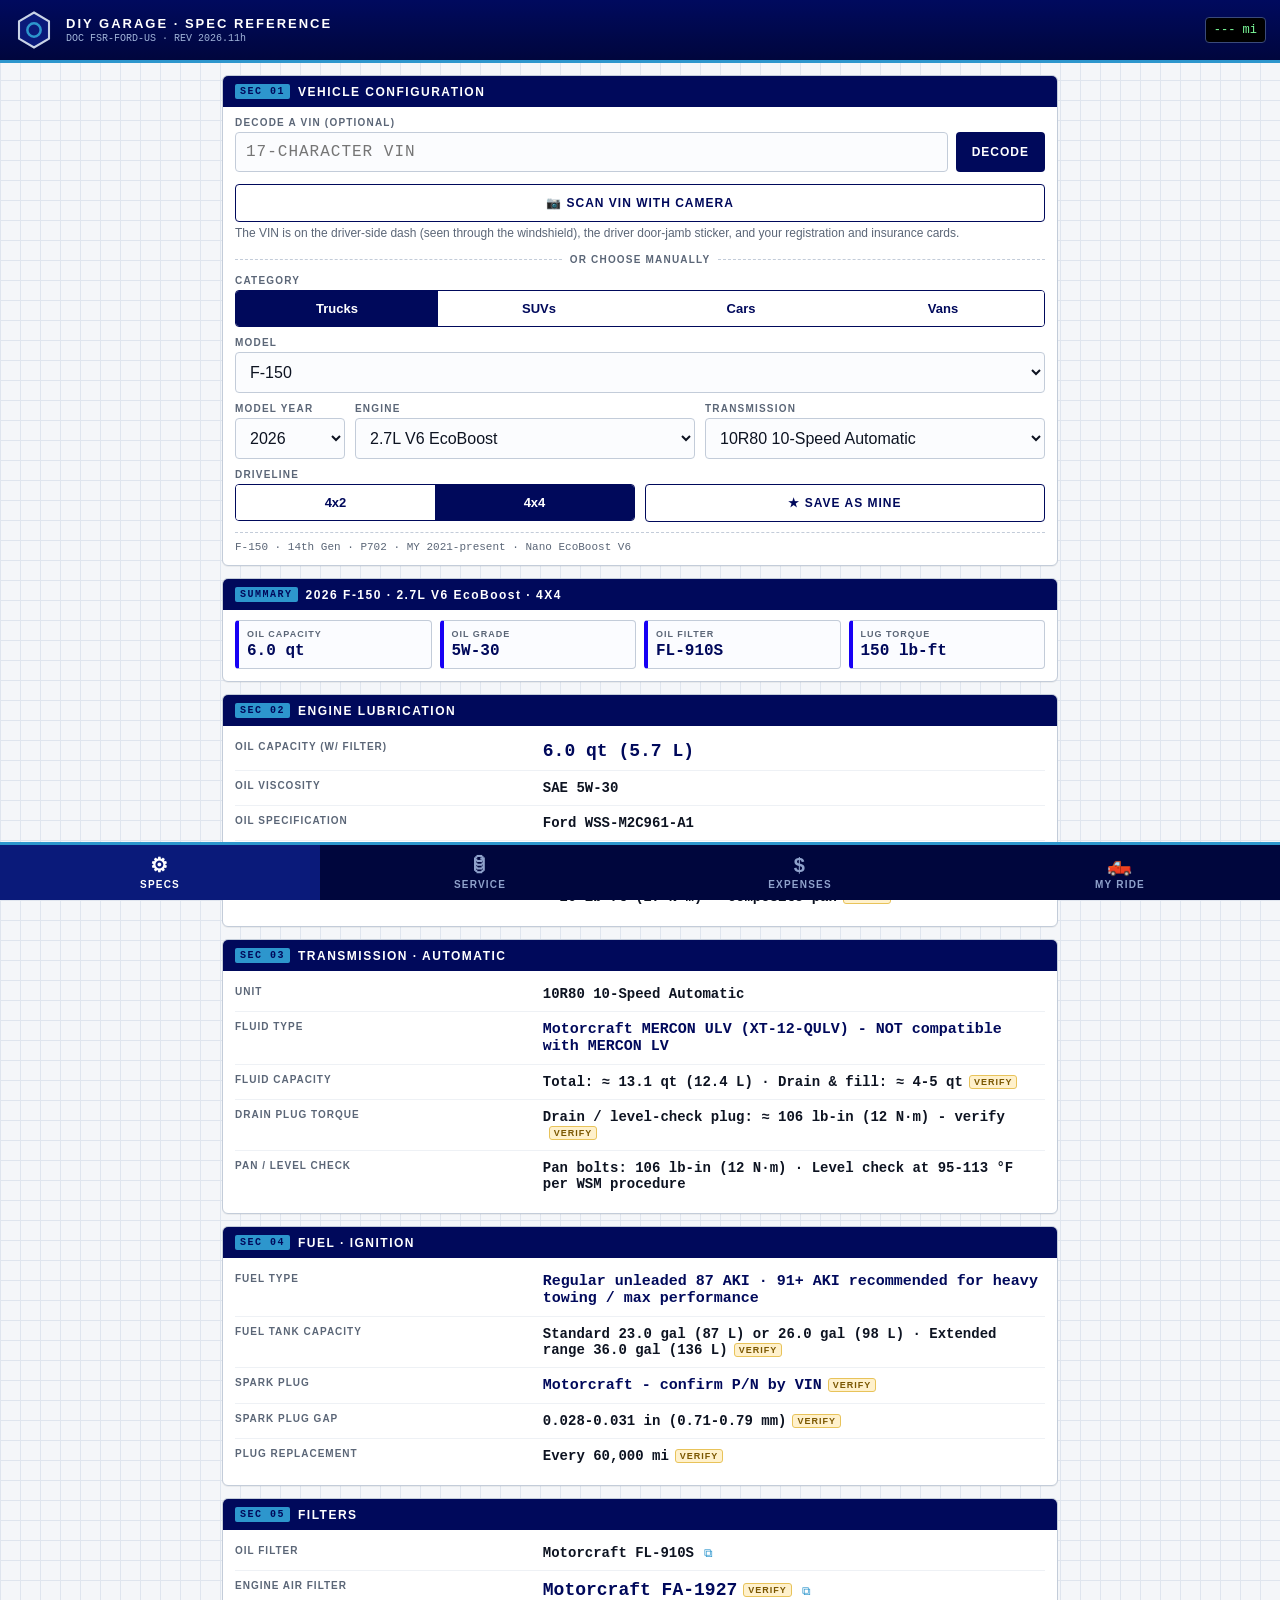
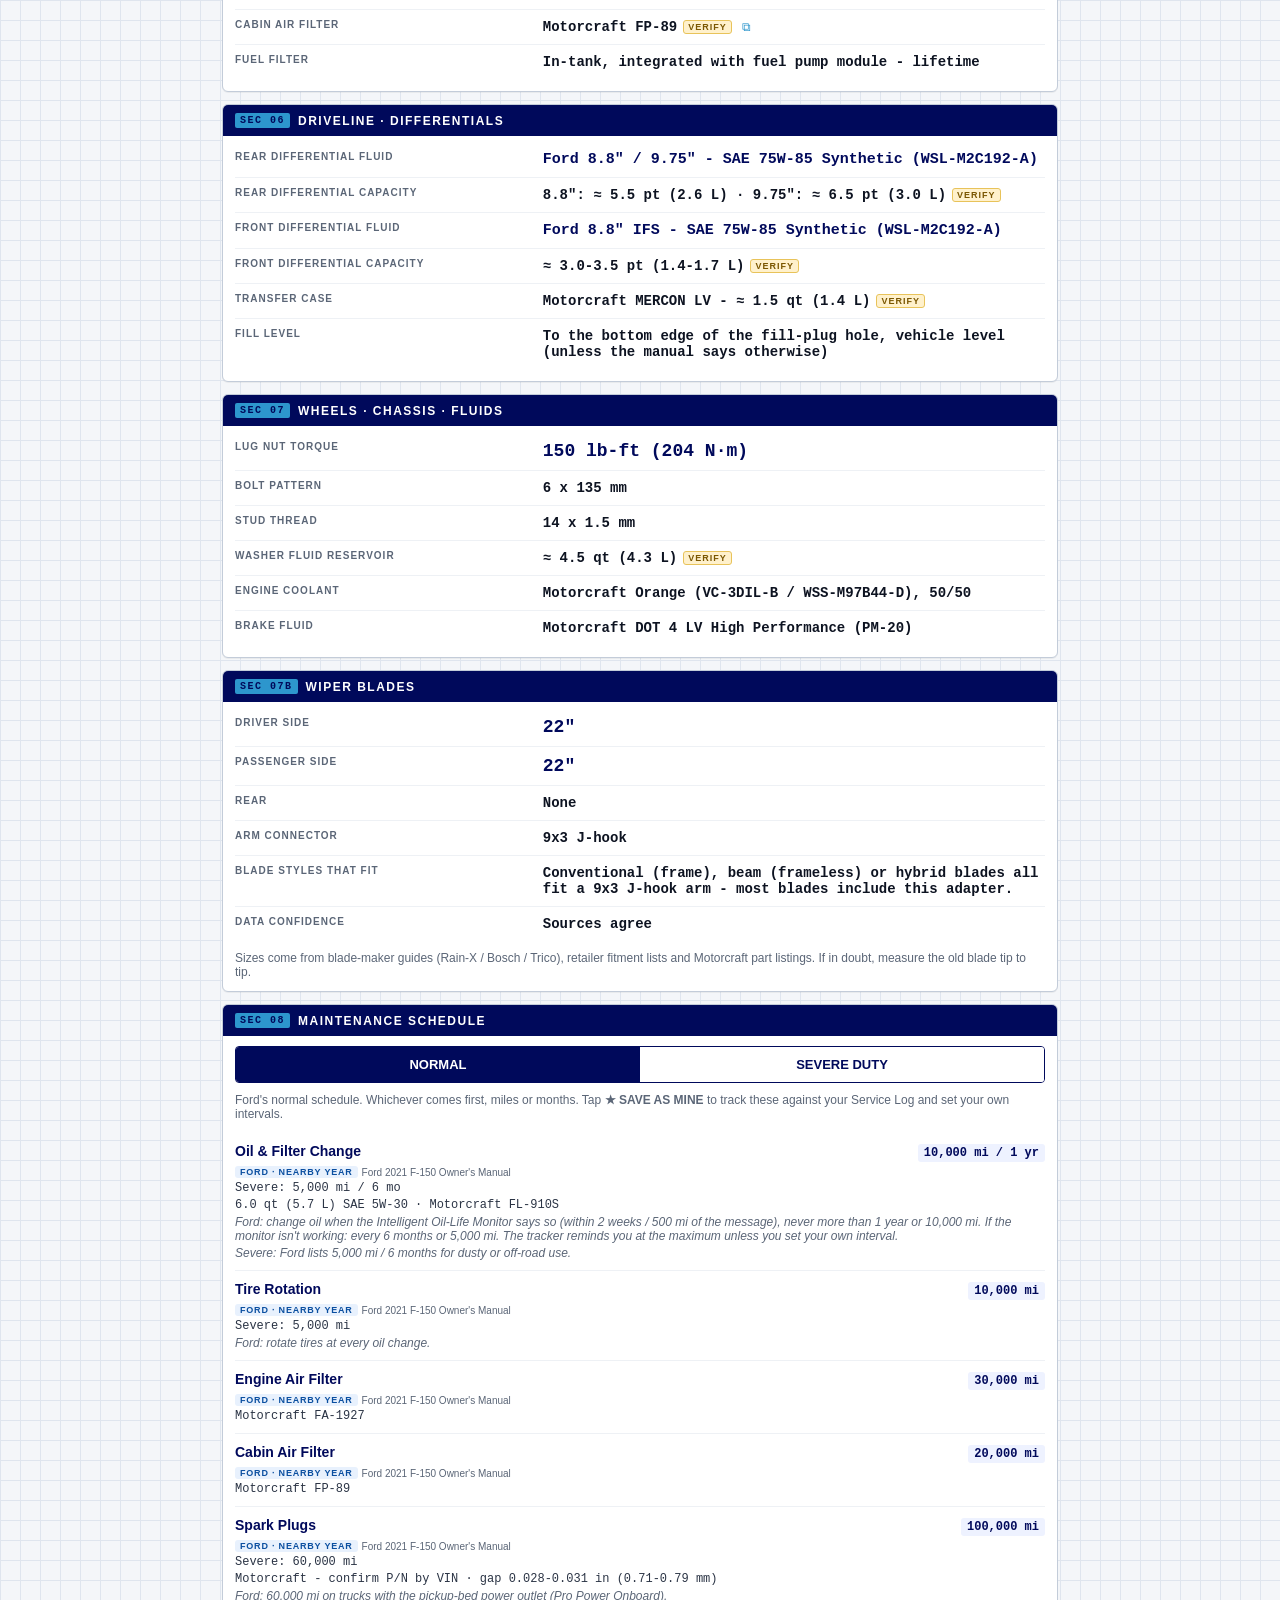
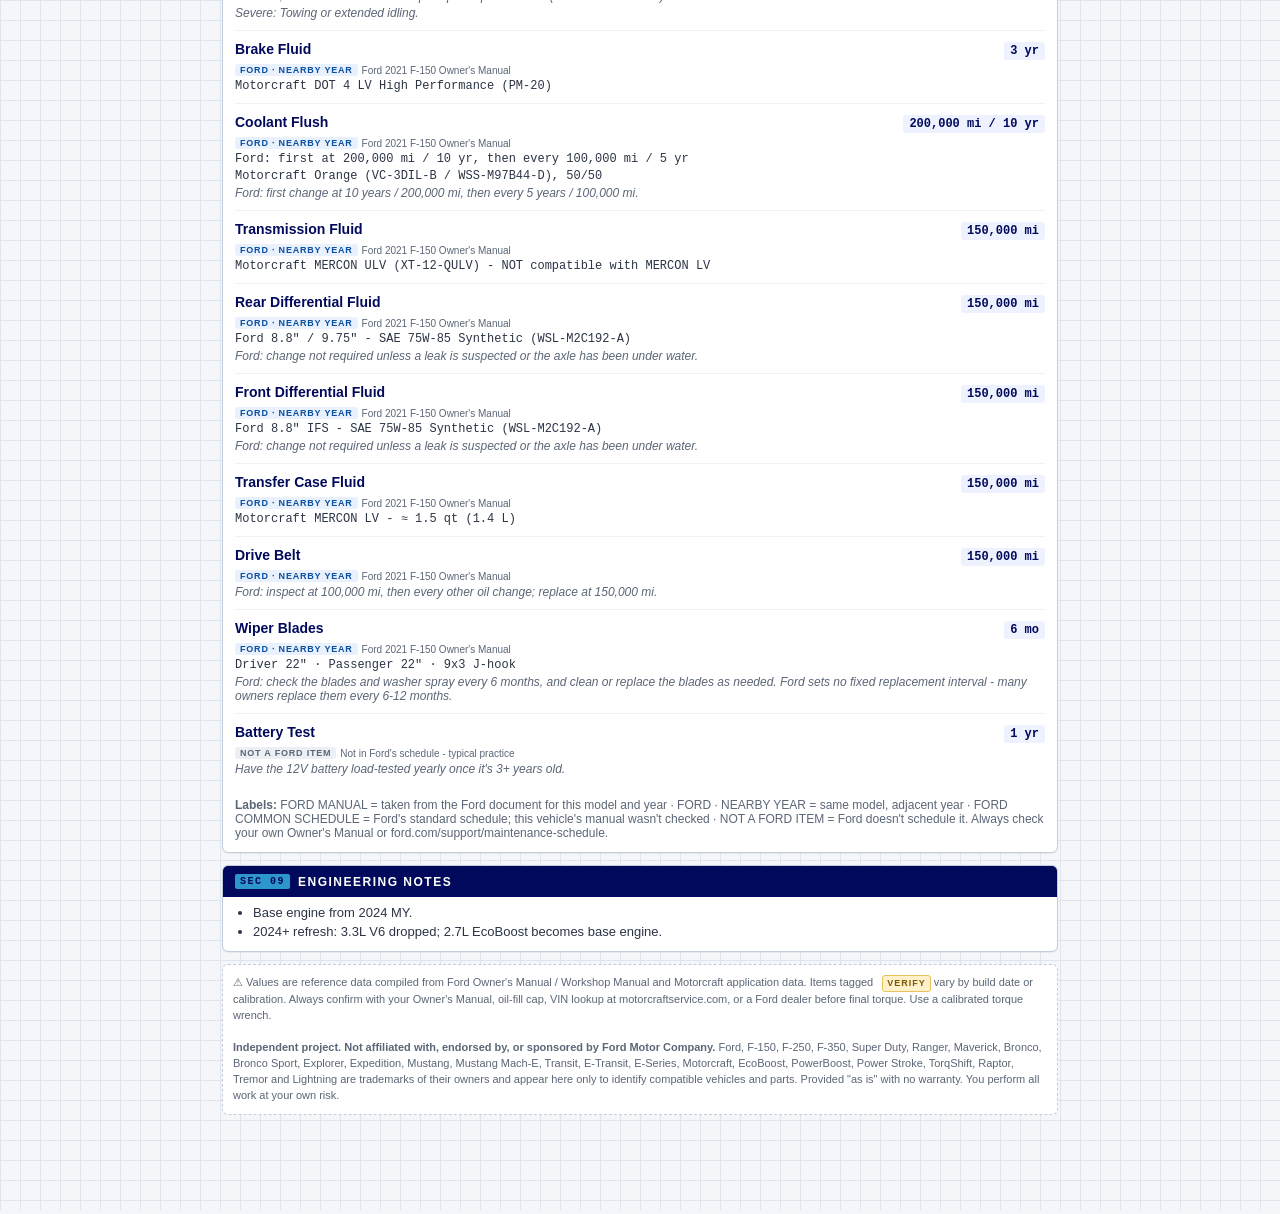
<file: index.html>
<!DOCTYPE html>
<html lang="en">
<head>
  <meta charset="UTF-8">
  <meta name="viewport" content="width=device-width, initial-scale=1, viewport-fit=cover">
  <meta name="theme-color" content="#00095B">
  <meta name="apple-mobile-web-app-capable" content="yes">
  <meta name="apple-mobile-web-app-status-bar-style" content="black-translucent">
  <meta name="apple-mobile-web-app-title" content="DIY Garage">
  <meta name="description" content="Independent DIY service reference, maintenance and expense tracker for current Ford vehicles and 1990-present F-150, F-250 and F-350 pickups.">
  <title>DIY Garage - Ford Spec Reference</title>
  <link rel="manifest" href="manifest.webmanifest">
  <link rel="icon" href="icon.svg" type="image/svg+xml">
  <link rel="apple-touch-icon" href="icon.svg">
  <link rel="stylesheet" href="styles.css">
</head>
<body>
  <header class="topbar">
    <div class="badge" aria-hidden="true">
      <svg viewBox="0 0 48 48"><polygon points="24,3 42,13.5 42,34.5 24,45 6,34.5 6,13.5" fill="#0a1a7a" stroke="#c9d3e6" stroke-width="2.5"/>
        <circle cx="24" cy="24" r="8" fill="none" stroke="#2D96CD" stroke-width="3"/></svg>
    </div>
    <div class="titleblock">
      <div class="t1">DIY GARAGE · SPEC REFERENCE</div>
      <div class="t2">DOC FSR-FORD-US · <span id="rev"></span></div>
    </div>
    <div class="odo" id="odoChip" title="Current odometer">--- mi</div>
  </header>

  <div id="dueBanner" class="banner hidden"></div>

  <main>
    <!-- ================= SPECS TAB ================= -->
    <section id="tab-specs" class="tab active">
      <div class="card selector">
        <div class="card-h"><span class="sec">SEC 01</span> VEHICLE CONFIGURATION</div>
        <label>DECODE A VIN (OPTIONAL)
          <div class="vinrow">
            <input type="text" id="vinInput" maxlength="17" autocomplete="off" autocapitalize="characters" spellcheck="false"
                   placeholder="17-character VIN" aria-label="VIN">
            <button class="btn" id="btnVin" type="button">DECODE</button>
          </div>
        </label>
        <button class="btn ghost full scanbtn" id="btnScan" type="button">📷 SCAN VIN WITH CAMERA</button>
        <p class="hint" style="margin-top:4px">The VIN is on the driver-side dash (seen through the windshield), the driver door-jamb sticker, and your registration and insurance cards.</p>
        <div id="vinOut"></div>
        <div class="or"><span>OR CHOOSE MANUALLY</span></div>
        <label>CATEGORY
          <div class="seg" id="segCat"></div>
        </label>
        <label>MODEL<select id="selModel"></select></label>
        <div class="grid3">
          <label>MODEL YEAR<select id="selYear"></select></label>
          <label>ENGINE<select id="selEngine"></select></label>
          <label>TRANSMISSION<select id="selTrans"></select></label>
        </div>
        <div class="grid2">
          <label>DRIVELINE
            <div class="seg" id="segDrive"></div>
          </label>
          <label>&nbsp;<button class="btn ghost" id="btnSaveTruck">★ SAVE AS MINE</button></label>
        </div>
        <div class="genline" id="genLine"></div>
      </div>

      <div id="specOut"></div>

      <p class="disclaimer">
        ⚠ Values are reference data compiled from Ford Owner's Manual / Workshop Manual and Motorcraft
        application data. Items tagged <b class="vtag">VERIFY</b> vary by build date or calibration.
        Always confirm with your Owner's Manual, oil-fill cap, VIN lookup at motorcraftservice.com, or a Ford dealer
        before final torque. Use a calibrated torque wrench.
        <br><br>
        <b>Independent project. Not affiliated with, endorsed by, or sponsored by Ford Motor Company.</b>
        Ford, F-150, F-250, F-350, Super Duty, Ranger, Maverick, Bronco, Bronco Sport, Explorer, Expedition, Mustang, Mustang Mach-E,
        Transit, E-Transit, E-Series, Motorcraft, EcoBoost, PowerBoost, Power Stroke, TorqShift, Raptor, Tremor and Lightning are trademarks of their
        owners and appear here only to identify compatible vehicles and parts. Provided "as is" with no warranty.
        You perform all work at your own risk.
      </p>
    </section>

    <!-- ================= SERVICE LOG TAB ================= -->
    <section id="tab-log" class="tab">
      <div class="card">
        <div class="card-h"><span class="sec">SEC 10</span> NEXT SERVICE DUE</div>
        <div id="nextDue" class="nextdue"></div>
        <div class="row-btns">
          <button class="btn" id="btnNotify">🔔 ENABLE REMINDERS</button>
          <button class="btn ghost" id="btnIcs">📅 ADD TO CALENDAR</button>
        </div>
      </div>

      <div class="card">
        <div class="card-h"><span class="sec">SEC 10B</span> OTHER MAINTENANCE</div>
        <div id="upcoming"></div>
      </div>

      <div class="card">
        <div class="card-h"><span class="sec">SEC 11</span> UPDATE ODOMETER</div>
        <div class="grid2">
          <label>CURRENT MILEAGE<input type="number" id="odoInput" inputmode="numeric" placeholder="e.g. 84250"></label>
          <label>&nbsp;<button class="btn" id="btnOdo">UPDATE</button></label>
        </div>
      </div>

      <div class="card">
        <div class="card-h"><span class="sec">SEC 12</span> LOG A SERVICE</div>
        <form id="logForm">
          <div class="grid2">
            <label>SERVICE<select id="logType"></select></label>
            <label>DATE<input type="date" id="logDate" required></label>
            <label>MILEAGE<input type="number" id="logMiles" inputmode="numeric" required></label>
            <label>COST ($)<input type="number" id="logCost" step="0.01" inputmode="decimal"></label>
          </div>
          <label>PARTS / OIL USED / NOTES<textarea id="logNotes" rows="2" placeholder="Motorcraft FL-500S, 6 qt 5W-30 Full Synthetic"></textarea></label>
          <button class="btn full" type="submit">+ RECORD SERVICE</button>
        </form>
      </div>

      <div class="card">
        <div class="card-h"><span class="sec">SEC 13</span> SERVICE HISTORY
          <span class="right"><button class="link" id="btnExport">EXPORT</button> · <label class="link">IMPORT<input type="file" id="fileImport" accept=".json" hidden></label></span>
        </div>
        <div id="history"></div>
      </div>
    </section>

    <!-- ================= EXPENSES TAB ================= -->
    <section id="tab-exp" class="tab">
      <div class="card">
        <div class="card-h"><span class="sec">SEC 30</span> SPENDING SUMMARY
          <span class="right"><button class="link" id="btnExpCsv">EXPORT CSV</button></span>
        </div>
        <label>PERIOD
          <select id="expPeriod">
            <option value="all">All time</option>
            <option value="ytd">This year</option>
            <option value="30">Last 30 days</option>
            <option value="90">Last 90 days</option>
            <option value="365">Last 12 months</option>
          </select>
        </label>
        <div class="hero" id="expKpis"></div>
      </div>

      <div class="card">
        <div class="card-h"><span class="sec">SEC 31</span> BY CATEGORY</div>
        <div id="expBreakdown"></div>
      </div>

      <div class="card">
        <div class="card-h"><span class="sec">SEC 32</span> ADD AN EXPENSE</div>
        <form id="expForm">
          <div class="grid2">
            <label>CATEGORY<select id="expCat"></select></label>
            <label>AMOUNT ($)<input type="number" id="expAmt" step="0.01" min="0" inputmode="decimal" required></label>
            <label>DATE<input type="date" id="expDate" required></label>
            <label>MILEAGE (OPTIONAL)<input type="number" id="expMiles" inputmode="numeric"></label>
          </div>
          <label>DESCRIPTION<input type="text" id="expDesc" placeholder="e.g. 2&quot; leveling kit, LED headlights, brake pads" required></label>
          <label>VENDOR / STORE<input type="text" id="expVendor" placeholder="e.g. AutoZone, dealer, Amazon"></label>
          <label>NOTES<textarea id="expNotes" rows="2" placeholder="Part numbers, warranty info, install notes"></textarea></label>
          <button class="btn full" type="submit">+ RECORD EXPENSE</button>
        </form>
        <p class="hint">Costs you enter on a Service Log record are included here automatically as <b>Maintenance</b>, so you don't need to enter them twice.</p>
      </div>

      <div class="card">
        <div class="card-h"><span class="sec">SEC 33</span> EXPENSE HISTORY</div>
        <label>SHOW
          <select id="expFilterCat"><option value="all">All categories</option></select>
        </label>
        <div id="expList"></div>
      </div>
    </section>

    <!-- ================= SETTINGS TAB ================= -->
    <section id="tab-truck" class="tab">
      <div class="card">
        <div class="card-h"><span class="sec">SEC 20</span> MY VEHICLE</div>
        <div id="myTruck"></div>
        <div class="grid2">
          <label>NICKNAME<input type="text" id="setName" placeholder="Old Blue"></label>
          <label>VIN (OPTIONAL)<input type="text" id="setVin" maxlength="17" placeholder="1FTFW1E..." autocapitalize="characters" spellcheck="false"></label>
        </div>
        <div class="row-btns" style="margin-top:12px">
          <button class="btn ghost" id="btnDecodeSaved" type="button">DECODE THIS VIN</button>
          <button class="btn ghost" id="btnScanSaved" type="button">📷 SCAN VIN</button>
        </div>
      </div>
        <div class="grid2">
          <label>REMIND ME EARLY (MILES)<input type="number" id="setWarn" inputmode="numeric" value="500"></label>
          <label>&nbsp;<button class="btn" id="btnSaveSettings">SAVE</button></label>
        </div>
      </div>
      <div class="card">
        <div class="card-h"><span class="sec">SEC 21</span> MAINTENANCE INTERVALS</div>
        <p class="hint">These start at Ford's schedule for your vehicle. Choose <b>SEVERE DUTY</b> if you tow, idle a lot, drive on dusty or off-road roads,
          make short trips in freezing weather, or drive in extreme heat. To use your own interval, type miles and/or months
          (whichever comes first). Clear both boxes or tap <b>FORD</b> to go back to Ford's interval.</p>
        <label>SCHEDULE
          <div class="seg" id="segMode"><button data-v="normal" class="on">NORMAL</button><button data-v="severe">SEVERE DUTY</button></div>
        </label>
        <div id="ivList"></div>
        <button class="btn ghost full" id="btnResetAll" type="button">RESET ALL TO FORD</button>
      </div>
      <div class="card">
        <div class="card-h"><span class="sec">SEC 22</span> DATA</div>
        <p class="hint">All data is stored on this device only (no account and nothing sent to the cloud). Use Export in the Service Log to back up your truck, service history and expenses together.</p>
        <button class="btn danger full" id="btnWipe">ERASE ALL LOCAL DATA</button>
      </div>
    </section>
  </main>

  <nav class="tabbar">
    <button data-tab="specs" class="on"><span>⚙</span>SPECS</button>
    <button data-tab="log"><span>🛢</span>SERVICE</button>
    <button data-tab="exp"><span>$</span>EXPENSES</button>
    <button data-tab="truck"><span>🛻</span>MY RIDE</button>
  </nav>

  <div id="toast" class="toast"></div>

  <script src="zxing.min.js" charset="utf-8"></script>
  <script src="vin-scan.js" charset="utf-8"></script>
  <script src="data.js"></script>
  <script src="data-hd.js"></script>
  <script src="data-ford.js"></script>
  <script src="schedule.js"></script>
  <script src="app.js"></script>
</body>
</html>
</file>
<file: styles.css>
/* F-150 Field Service Reference - "engineering spec sheet" theme */
:root{
  --blue:#00095B;      /* deep oval blue */
  --blue2:#1700F4;     /* accent blue */
  --blue3:#2D96CD;     /* light blue */
  --ink:#0d1321;
  --paper:#f4f6f9;
  --grid:#dfe5ee;
  --line:#c3ccd9;
  --muted:#5b6677;
  --ok:#0a7d38; --warn:#c77700; --bad:#c41e1e;
  --mono: ui-monospace, "SFMono-Regular", Consolas, "Roboto Mono", Menlo, monospace;
  --sans: -apple-system, "Segoe UI", Roboto, "Helvetica Neue", Arial, sans-serif;
}
*{box-sizing:border-box;-webkit-tap-highlight-color:transparent}
html,body{margin:0;padding:0}
body{
  font-family:var(--sans);color:var(--ink);
  background-color:var(--paper);
  background-image:
    linear-gradient(var(--grid) 1px,transparent 1px),
    linear-gradient(90deg,var(--grid) 1px,transparent 1px);
  background-size:20px 20px;
  padding-bottom:calc(72px + env(safe-area-inset-bottom));
}
.hidden{display:none!important}

/* ---------- header / title block ---------- */
.topbar{
  position:sticky;top:0;z-index:10;display:flex;align-items:center;gap:12px;
  padding:calc(10px + env(safe-area-inset-top)) 14px 10px;
  background:linear-gradient(180deg,#000A5E,#00063d);color:#fff;
  border-bottom:3px solid var(--blue3);
}
.badge{width:40px;height:40px;flex:none}
.badge svg{width:100%;height:100%;display:block}
.titleblock{flex:1;min-width:0}
.t1{font-weight:800;letter-spacing:2px;font-size:13px}
.t2{font-family:var(--mono);font-size:10px;color:#9fb3d9;margin-top:2px}
.odo{font-family:var(--mono);font-size:12px;background:#000;border:1px solid #3a4a7a;
  padding:5px 8px;border-radius:4px;color:#7CFC9A;white-space:nowrap}

/* ---------- banner ---------- */
.banner{margin:10px 12px 0;padding:10px 12px;border-radius:6px;font-weight:700;font-size:14px;
  display:flex;gap:10px;align-items:center;border-left:6px solid}
.banner.warn{background:#fff4e0;border-color:var(--warn);color:#7a4900}
.banner.bad{background:#fde8e8;border-color:var(--bad);color:#8a1010}

main{padding:12px;max-width:860px;margin:0 auto}
.tab{display:none}.tab.active{display:block}

/* ---------- cards ---------- */
.card{background:#fff;border:1px solid var(--line);border-radius:6px;margin-bottom:12px;
  box-shadow:0 1px 0 #0000000d;overflow:hidden}
.card-h{background:var(--blue);color:#fff;font-weight:800;font-size:12px;letter-spacing:1.5px;
  padding:8px 12px;display:flex;align-items:center;gap:8px}
.card-h .right{margin-left:auto;font-weight:600;letter-spacing:.5px}
.sec{font-family:var(--mono);font-size:10px;background:var(--blue3);color:#00095B;padding:2px 5px;border-radius:2px}
.card > *:not(.card-h){margin-left:12px;margin-right:12px}
.card > *:last-child{margin-bottom:12px}
.card form{margin-top:8px}

label{display:block;font-size:10px;font-weight:800;letter-spacing:1.2px;color:var(--muted);margin-top:10px}
select,input,textarea{
  display:block;width:100%;margin-top:4px;padding:10px;font-size:16px;font-family:var(--sans);
  border:1px solid var(--line);border-radius:4px;background:#fbfcfe;color:var(--ink)}
select:focus,input:focus,textarea:focus{outline:2px solid var(--blue2);border-color:transparent}
.grid2{display:grid;grid-template-columns:minmax(0,1fr) minmax(0,1fr);gap:0 10px}
.grid3{display:grid;grid-template-columns:minmax(0,1fr);gap:0 10px}
.grid2 > *,.grid3 > *,.hero > *,.nextdue > *{min-width:0}
@media(min-width:640px){.grid3{grid-template-columns:110px minmax(0,1fr) minmax(0,1fr)}}
html,body{overflow-x:hidden}
[hidden]{display:none!important}
.btn{white-space:nowrap;overflow:hidden;text-overflow:ellipsis}
.spec{table-layout:fixed}
.spec td{overflow-wrap:anywhere}
.spec td.big.long{font-size:15px}

.seg{display:flex;margin-top:4px;border:1px solid var(--blue);border-radius:4px;overflow:hidden}
.seg button{flex:1;padding:10px;border:0;background:#fff;font-weight:800;color:var(--blue);font-size:14px}
.seg button.on{background:var(--blue);color:#fff}

.btn{display:inline-block;width:100%;margin-top:4px;padding:11px;border:0;border-radius:4px;
  background:var(--blue);color:#fff;font-weight:800;letter-spacing:1px;font-size:12px;cursor:pointer}
.btn:active{transform:translateY(1px)}
.btn.ghost{background:#fff;color:var(--blue);border:1px solid var(--blue)}
.btn.danger{background:var(--bad)}
.btn.full{margin-top:12px}
.row-btns{display:grid;grid-template-columns:1fr 1fr;gap:10px}
.link{background:none;border:0;color:#bcd7ff;font-weight:700;font-size:11px;cursor:pointer;padding:0;margin:0;letter-spacing:.5px;display:inline}

.genline{font-family:var(--mono);font-size:11px;color:var(--muted);margin-top:10px;padding-top:8px;border-top:1px dashed var(--line)}

/* ---------- spec tables ---------- */
.spec{width:calc(100% - 24px);border-collapse:collapse;margin-top:6px}
.spec tr{border-bottom:1px solid #eef1f5}
.spec tr:last-child{border-bottom:0}
.spec th{text-align:left;font-size:10px;letter-spacing:1px;color:var(--muted);font-weight:800;
  padding:9px 8px 9px 0;width:38%;vertical-align:top;text-transform:uppercase}
.spec td{font-family:var(--mono);font-size:14px;font-weight:600;padding:9px 0;color:var(--ink);word-break:break-word}
.spec td.big{font-size:18px;color:var(--blue)}
.vtag{display:inline-block;font-family:var(--sans);font-size:9px;font-weight:800;letter-spacing:1px;
  background:#fff1cc;color:#7a5600;border:1px solid #e8c35a;border-radius:3px;padding:1px 4px;margin-left:6px;vertical-align:middle}
.copy{border:0;background:none;color:var(--blue3);font-size:12px;cursor:pointer;margin-left:4px}

.hero{display:grid;grid-template-columns:repeat(2,1fr);gap:8px;margin-top:10px}
@media(min-width:640px){.hero{grid-template-columns:repeat(4,1fr)}}
.kpi{border:1px solid var(--line);border-left:4px solid var(--blue2);border-radius:4px;padding:8px;background:#fbfcff}
.kpi .k{font-size:9px;font-weight:800;letter-spacing:1px;color:var(--muted)}
.kpi .v{font-family:var(--mono);font-weight:800;font-size:16px;color:var(--blue);margin-top:3px}

.notes{margin:8px 12px 12px;padding:0 0 0 18px;font-size:13px;color:#2b3445}
.notes li{margin:4px 0}

.disclaimer{font-size:11px;color:var(--muted);line-height:1.45;background:#fff;border:1px dashed var(--line);padding:10px;border-radius:6px}
.hint{font-size:12px;color:var(--muted);margin-top:10px}

/* ---------- service ---------- */
.nextdue{display:grid;grid-template-columns:1fr 1fr;gap:10px;margin-top:12px}
.gauge{border:1px solid var(--line);border-radius:6px;padding:10px;text-align:center}
.gauge .k{font-size:10px;font-weight:800;letter-spacing:1px;color:var(--muted)}
.gauge .v{font-family:var(--mono);font-size:22px;font-weight:800;margin:4px 0}
.gauge .s{font-size:11px;color:var(--muted)}
.bar{height:8px;background:#e8ecf2;border-radius:4px;overflow:hidden;margin-top:6px}
.bar i{display:block;height:100%;background:var(--ok)}
.ok .v{color:var(--ok)} .warn .v{color:var(--warn)} .bad .v{color:var(--bad)}
.warn .bar i{background:var(--warn)} .bad .bar i{background:var(--bad)}
.empty{font-size:13px;color:var(--muted);padding:12px 0;text-align:center}

.hist{list-style:none;padding:0;margin:6px 12px 12px}
.hist li{border-bottom:1px solid #eef1f5;padding:10px 0;display:grid;grid-template-columns:1fr auto;gap:2px 10px}
.hist .ty{font-weight:800;font-size:14px;color:var(--blue)}
.hist .mi{font-family:var(--mono);font-size:13px;text-align:right}
.hist .dt{font-family:var(--mono);font-size:11px;color:var(--muted)}
.hist .del{border:0;background:none;color:var(--bad);font-size:11px;font-weight:700;text-align:right;cursor:pointer}
.hist .nt{grid-column:1/-1;font-size:12px;color:#2b3445}

/* ---------- maintenance schedule ---------- */
.sched{list-style:none;padding:0;margin:6px 12px 12px}
.sched li{border-bottom:1px solid #eef1f5;padding:10px 0}
.sched li:last-child{border-bottom:0}
.sx-h{display:flex;justify-content:space-between;gap:10px;align-items:baseline}
.sx-h b{color:var(--blue);font-size:14px}
.every{font-family:var(--mono);font-size:12px;font-weight:700;white-space:nowrap;background:#eef2ff;color:var(--blue);padding:2px 6px;border-radius:3px}
.sub{font-size:12px;color:#2b3445;margin-top:3px;font-family:var(--mono)}
.sub.sev{color:var(--muted);font-family:var(--sans);font-style:italic}
.chip{display:inline-block;margin-top:6px;font-size:9px;font-weight:800;letter-spacing:1px;padding:2px 6px;border-radius:3px;background:#e8ecf2;color:var(--muted)}
.chip.ok{background:#e3f5ea;color:var(--ok)} .chip.warn{background:#fff1cc;color:#7a5600} .chip.bad{background:#fde8e8;color:var(--bad)}

/* ---------- expenses ---------- */
.kpi.wide{grid-column:1/-1}
.kpi .kk{font-size:11px;color:var(--muted);margin-top:2px}
.bars{list-style:none;padding:0;margin:8px 12px 12px}
.bars li{display:grid;grid-template-columns:minmax(0,1.3fr) minmax(0,2fr) auto 34px;gap:8px;align-items:center;padding:5px 0;font-size:12px}
.bars .bl{font-weight:700;overflow:hidden;text-overflow:ellipsis;white-space:nowrap}
.bars .bt{height:10px;background:#e8ecf2;border-radius:5px;overflow:hidden}
.bars .bt i{display:block;height:100%;border-radius:5px}
.bars .bv{font-family:var(--mono);font-weight:700;text-align:right}
.bars .bp{font-family:var(--mono);color:var(--muted);text-align:right}
.cat{display:inline-block;color:#fff;font-family:var(--sans);font-size:9px;font-weight:800;letter-spacing:.5px;padding:1px 5px;border-radius:3px;margin-right:4px;text-transform:uppercase}
.src{font-size:9px;font-weight:800;letter-spacing:1px;color:var(--muted);text-align:right}
.seg{flex-wrap:nowrap}
.seg button{white-space:nowrap}

/* ---------- VIN decoder ---------- */
.vinrow{display:grid;grid-template-columns:minmax(0,1fr) auto;gap:8px;align-items:stretch}
.vinrow input{font-family:var(--mono);letter-spacing:1px;text-transform:uppercase}
.vinrow .btn{width:auto;padding:0 16px;margin-top:4px}
.vinbox{border:1px solid var(--line);border-left:4px solid var(--blue3);border-radius:6px;margin-top:10px;overflow:hidden}
.vinhead{background:#eef4fb;font-family:var(--mono);font-size:12px;font-weight:700;padding:8px 10px;color:var(--blue);word-break:break-all}
.vinbody{padding:4px 10px 10px}
.vinbody .spec{width:100%}
.vinwarn{background:#fff4e0;border:1px solid #e8c35a;color:#5c3b00;border-radius:4px;padding:6px 8px;font-size:12px;margin-top:8px}
.vinmatch{margin-top:6px}
.or{display:flex;align-items:center;gap:8px;margin:14px 0 2px;color:var(--muted);font-size:10px;font-weight:800;letter-spacing:1.2px}
.or::before,.or::after{content:"";flex:1;border-top:1px dashed var(--line)}
@media (prefers-color-scheme: dark){ .vinhead{background:#16213a;color:#8cc4ff} .vinwarn{background:#2a2110;color:#f3d79b;border-color:#7a5a12} }

.scanbtn{margin-top:8px}
.card > .btn{width:calc(100% - 24px)}
.vinscan{background:#e8f1fd;border:1px solid #b9d3f3;color:#0b2f66;border-radius:4px;padding:6px 8px;font-size:12px;margin-top:8px}

/* ---------- camera scanner overlay ---------- */
body.scan-open{overflow:hidden}
.scan{position:fixed;inset:0;z-index:50;background:#000;display:flex;flex-direction:column;color:#fff;
  padding:env(safe-area-inset-top) 0 env(safe-area-inset-bottom)}
.scan-top{display:flex;align-items:center;justify-content:space-between;padding:10px 14px;background:#00063d;border-bottom:3px solid var(--blue3)}
.scan-title{font-weight:800;letter-spacing:2px;font-size:13px}
.scan-x{background:none;border:0;color:#fff;font-size:22px;line-height:1;cursor:pointer;padding:4px 8px}
.scan-view{position:relative;flex:1;min-height:0;overflow:hidden;background:#000}
.scan-view video{position:absolute;inset:0;width:100%;height:100%;object-fit:cover}
.scan-guide{position:absolute;inset:0;display:flex;align-items:center;justify-content:center;pointer-events:none}
.scan-box{position:relative;width:90%;height:45%;max-height:260px;border:2px solid rgba(255,255,255,.9);border-radius:10px;
  box-shadow:0 0 0 9999px rgba(0,0,0,.45)}
.scan-box i{position:absolute;left:6%;right:6%;top:50%;height:2px;background:#ff3b3b;box-shadow:0 0 8px #ff3b3b;animation:scanline 1.8s ease-in-out infinite}
@keyframes scanline{0%,100%{transform:translateY(-40px);opacity:.6}50%{transform:translateY(40px);opacity:1}}
.scan-msg{position:absolute;left:12px;right:12px;bottom:12px;text-align:center;background:rgba(0,0,0,.65);border-radius:6px;padding:8px 10px;
  font-size:13px;font-weight:600}
.scan-msg.ok{background:rgba(10,125,56,.9)} .scan-msg.err{background:rgba(196,30,30,.9)}
.scan-tips{font-size:12px;line-height:1.45;color:#c8d1e3;padding:10px 14px;background:#0b0f1a}
.scan-btns{display:grid;grid-template-columns:1.4fr 1fr auto;gap:8px;padding:10px 14px 14px;background:#0b0f1a}
.scan-btns .btn{margin-top:0}
.scan-btns .btn.ghost{background:transparent;color:#fff;border-color:#8fa2cc}
.scan-btns .btn.on{background:#c77700;border-color:#c77700}
.scan-btns .btn:disabled{opacity:.5}
.scan-photo{text-align:center;cursor:pointer}
@media (prefers-color-scheme: dark){ .vinscan{background:#13233f;color:#bcd7ff;border-color:#2a4a7a} }

/* ---------- schedule sources / custom intervals ---------- */
.schedseg{margin:10px 12px 0}
.srcline{display:flex;flex-wrap:wrap;align-items:center;gap:4px;margin-top:4px}
.conf,.itag{display:inline-block;font-size:9px;font-weight:800;letter-spacing:.8px;padding:1px 5px;border-radius:3px}
.conf.confirmed{background:#e3f5ea;color:var(--ok)}
.conf.inferred{background:#e8f1fd;color:#0b4fa0}
.conf.assumed{background:#fff1cc;color:#7a5600}
.conf.general{background:#eceff3;color:var(--muted)}
.itag.cust{background:#1700F4;color:#fff} .itag.sev{background:#c77700;color:#fff}
.srcname{font-size:10px;color:var(--muted)}
.ivl{list-style:none;padding:0;margin:6px 12px 8px}
.ivl li{border-bottom:1px solid #eef1f5;padding:10px 0}
.ivl li:last-child{border-bottom:0}
.ivrow{display:grid;grid-template-columns:minmax(0,1fr) minmax(0,1fr) auto;gap:8px;align-items:end}
.ivrow label{margin-top:6px}
.ivrow input{padding:8px;font-family:var(--mono)}
.ivrow .btn{width:auto;padding:9px 10px;margin-top:0;font-size:11px}
.ivrow .btn:disabled{opacity:.35}
.card > .seg{margin-left:12px;margin-right:12px}
@media (prefers-color-scheme: dark){
  .conf.confirmed{background:#0f2a1b} .conf.inferred{background:#13233f;color:#8cc4ff} .conf.assumed{background:#2a2110;color:#f3d79b} .conf.general{background:#1c2539}
  .ivl li{border-color:#1c2539}
}

.prelim{background:#fff4e0;border:1px solid #e8c35a;border-left:6px solid var(--warn);color:#5c3b00;
  border-radius:6px;padding:10px 12px;margin-bottom:12px;font-size:12px;line-height:1.45}
.seg button{padding:10px 4px;font-size:13px}
@media (prefers-color-scheme: dark){ .prelim{background:#2a2110;color:#f3d79b;border-color:#7a5a12} }

/* ---------- tab bar ---------- */
.tabbar{position:fixed;left:0;right:0;bottom:0;display:flex;background:#00063d;border-top:3px solid var(--blue3);
  padding-bottom:env(safe-area-inset-bottom);z-index:20}
.tabbar button{flex:1;border:0;background:none;color:#8fa2cc;font-weight:800;font-size:10px;letter-spacing:1.2px;padding:8px 0 10px;cursor:pointer}
.tabbar button span{display:block;font-size:20px;margin-bottom:2px}
.tabbar button.on{color:#fff;background:#0a1a7a}

.toast{position:fixed;left:50%;bottom:90px;transform:translateX(-50%) translateY(20px);opacity:0;
  background:#0d1321;color:#fff;padding:10px 16px;border-radius:20px;font-size:13px;font-weight:600;
  transition:.25s;pointer-events:none;z-index:30}
.toast.show{opacity:1;transform:translateX(-50%) translateY(0)}

@media (prefers-color-scheme: dark){
  :root{--paper:#0b0f1a;--grid:#141b2b;--line:#273149;--ink:#e6ebf5;--muted:#8a96ad}
  .card,.disclaimer,.kpi,select,input,textarea,.seg button{background:#111827;color:var(--ink)}
  .spec td.big,.kpi .v,.hist .ty{color:#8cc4ff}
  .spec tr,.hist li,.sched li{border-color:#1c2539}
  .sx-h b{color:#8cc4ff} .every{background:#1c2539;color:#8cc4ff} .sub{color:#c8d1e3}
  .btn.ghost{background:transparent;color:#8cc4ff;border-color:#8cc4ff}
  .seg button.on{background:#1f3cff}
  .notes,.hist .nt{color:#c8d1e3}
  .bar,.bars .bt{background:#1c2539}
}
</file>
